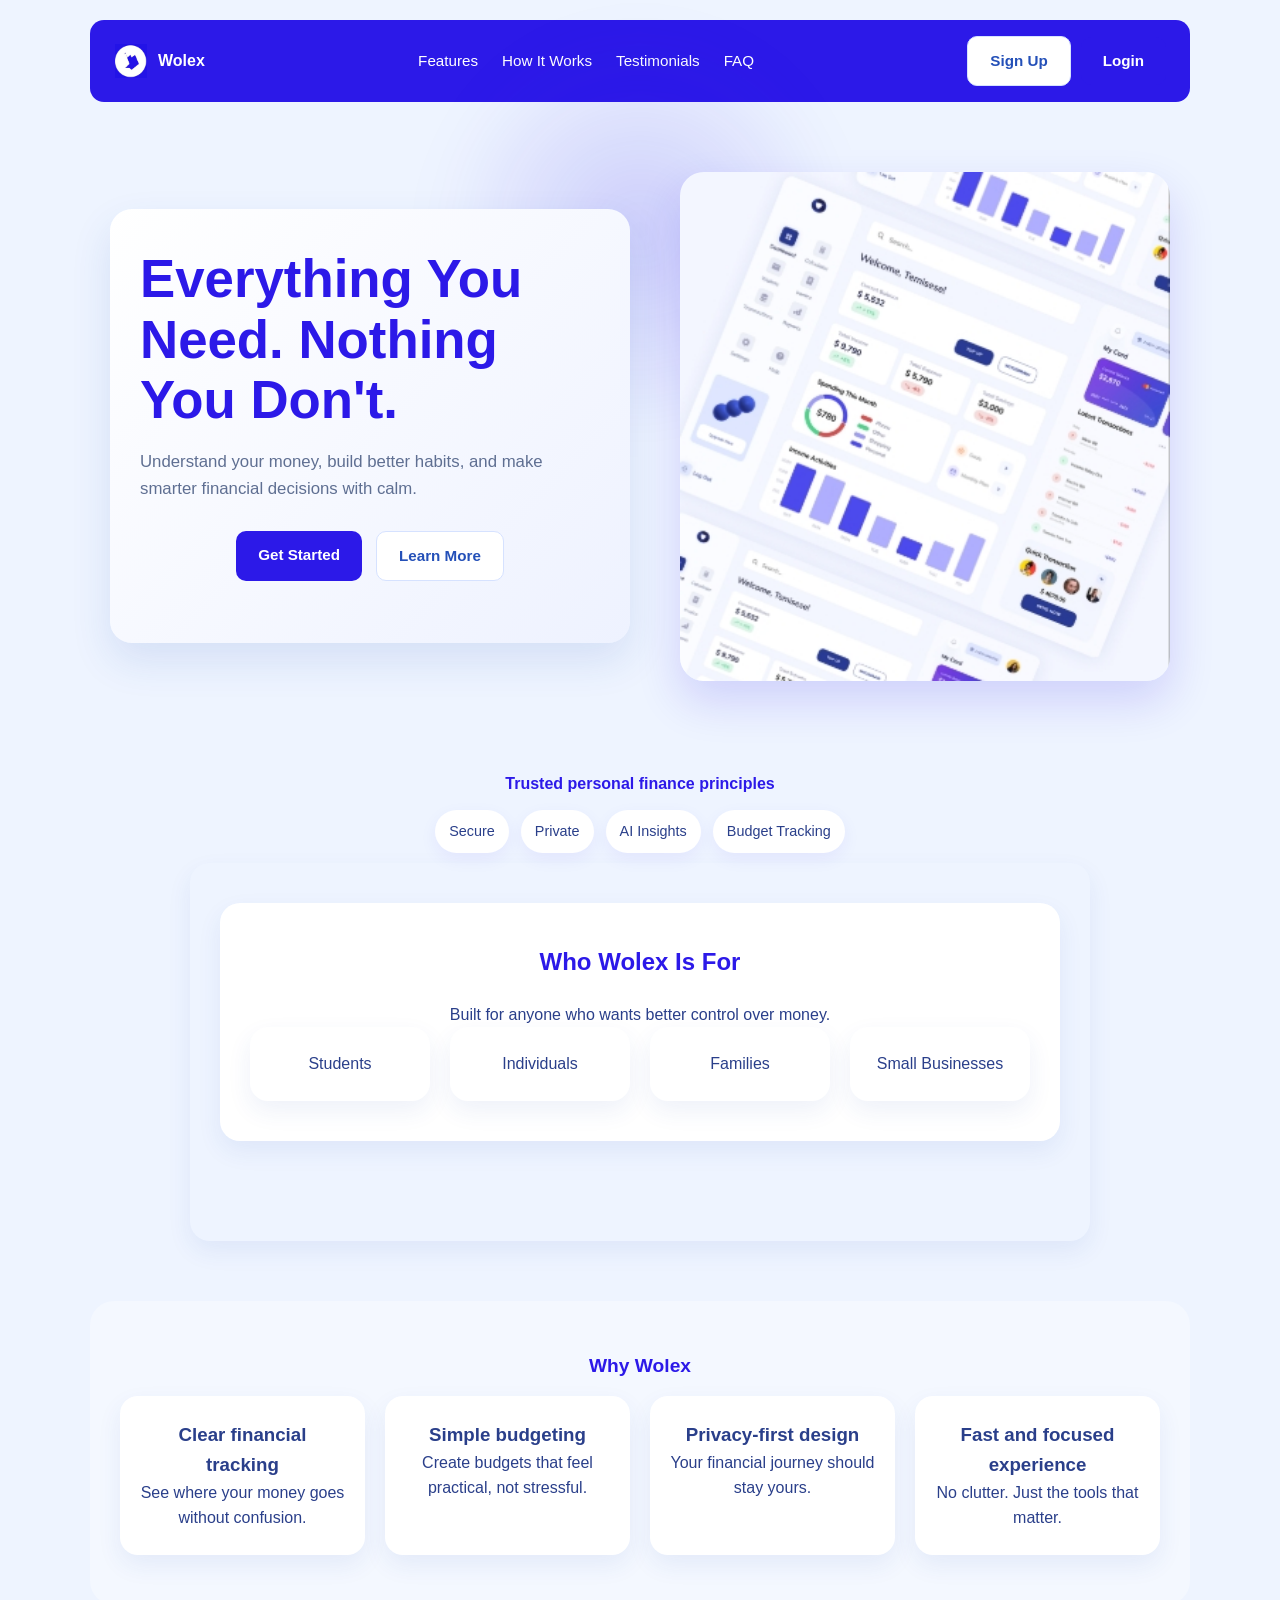
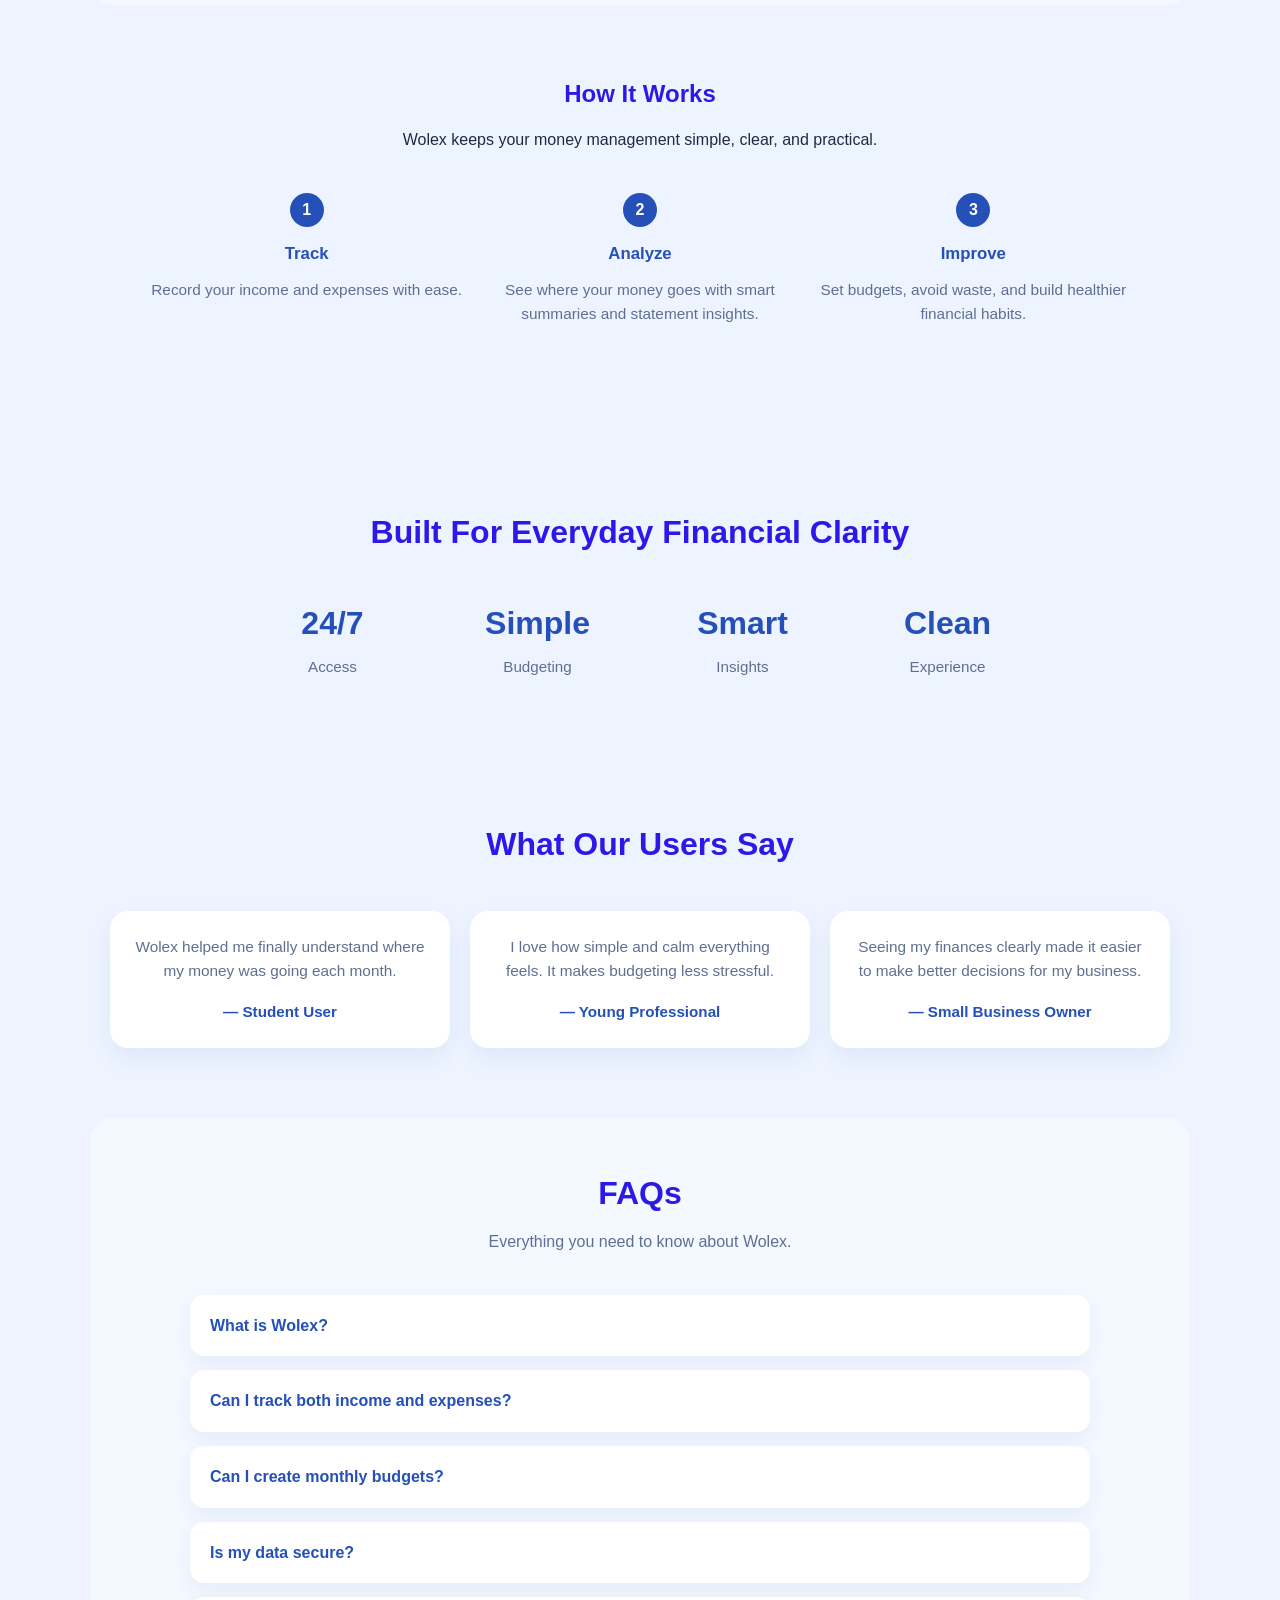
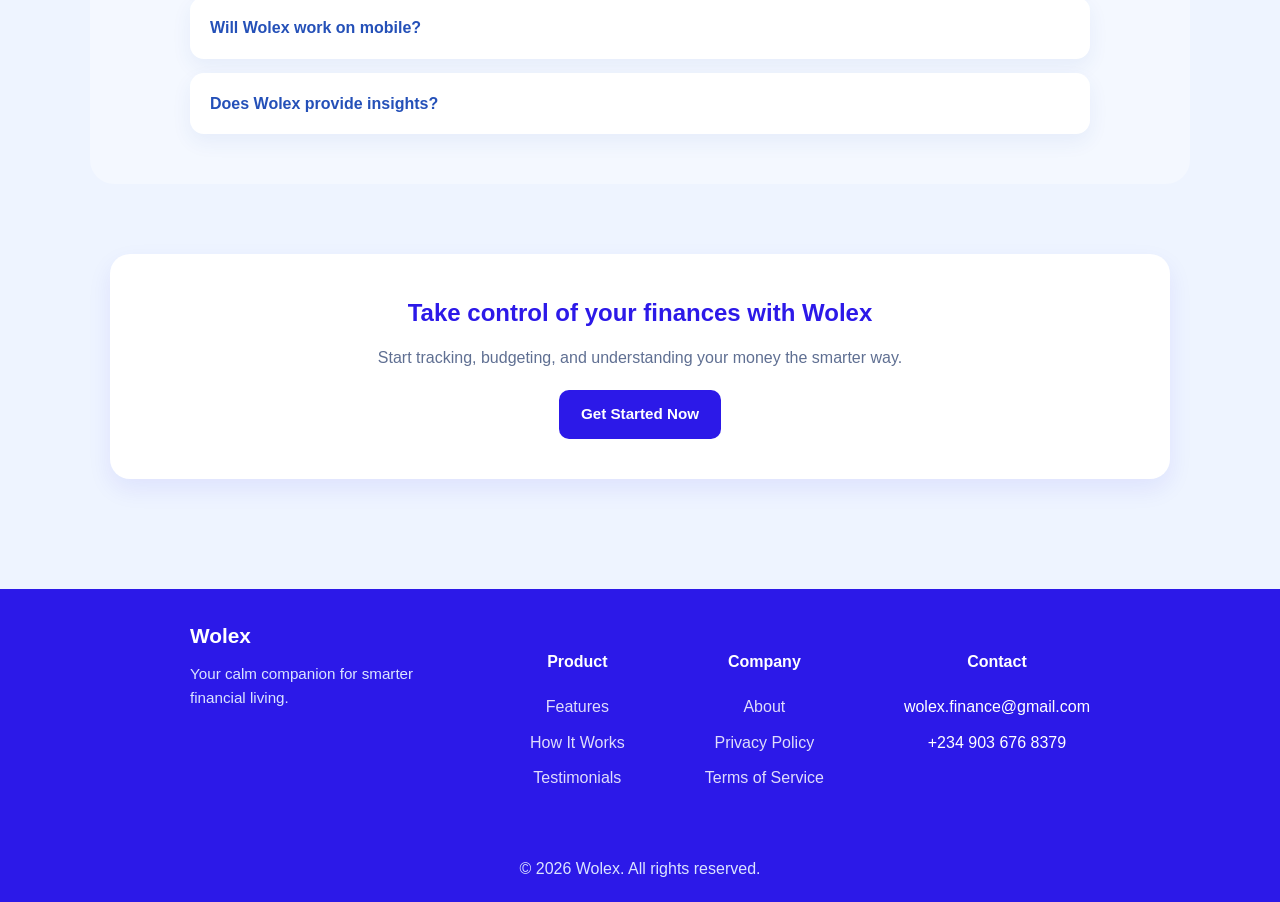
<file: index.html>
<!DOCTYPE html>
<html lang="en">
  <head>
    <meta charset="UTF-8">
    <meta name="viewport" content="width=device-width, initial-scale=1.0">
    <title>Wolex | Finance Made Calm</title>
    <link rel="stylesheet" href="styles/style.css">
  </head>
  <body>
    <div class="hero-wrapper">
      <header class="navbar">
        <div class="logo">
          <img src="assets/Wolex_logo.jpeg" alt="Wolex Logo" class="logo-icon">
          <span>Wolex</span>
        </div>

        <nav class="nav-links">
          <a href="#features">Features</a>
          <a href="#how-it-works">How It Works</a>
          <a href="#testimonials">Testimonials</a>
          <a href="#faq">FAQ</a>
        </nav>

        <div class="nav-buttons">
          <a href="pages/signup.html" class="btn btn-light">Sign Up</a>
          <a href="pages/login.html" class="btn btn-dark">Login</a>
        </div>
      </header>

      <main>
        <section class="hero">
          <div class="section-container hero-layout">
            <div class="hero-text">
              <h1>Everything You Need. Nothing You Don't.</h1>
              <p>
                Understand your money, build better habits, and make smarter
                financial decisions with calm.
              </p>

              <div class="hero-buttons">
                <a href="pages/signup.html" class="btn btn-primary"
                  >Get Started</a
                >
                <a href="#features" class="btn btn-secondary">Learn More</a>
              </div>
            </div>

            <div class="hero-visual">
              <img
                src="assets/img3.jpeg"
                alt="Wolex dashboard preview"
                class="hero-main-image"
              >
            </div>
          </div>
        </section>

        <section class="trust-strip">
          <div class="section-container">
            <p>Trusted personal finance principles</p>

            <div class="trust-items">
              <span>Secure</span>
              <span>Private</span>
              <span>AI Insights</span>
              <span>Budget Tracking</span>
            </div>
          </div>
        </section>

        <section class="audience section-light">
          <section class="audience reveal">
            <div class="section-container">
              <h2>Who Wolex Is For</h2>
              <p>Built for anyone who wants better control over money.</p>

              <div class="audience-grid">
                <div class="card">Students</div>
                <div class="card">Individuals</div>
                <div class="card">Families</div>
                <div class="card">Small Businesses</div>
              </div>
            </div>
          </section>
        </section>

        <section class="features section-soft reveal" id="features">
          <div class="section-container">
            <h2>Why Wolex</h2>
            <div class="features-grid">
              <div class="card">
                <h3>Clear financial tracking</h3>
                <p>See where your money goes without confusion.</p>
              </div>

              <div class="card">
                <h3>Simple budgeting</h3>
                <p>Create budgets that feel practical, not stressful.</p>
              </div>

              <div class="card">
                <h3>Privacy-first design</h3>
                <p>Your financial journey should stay yours.</p>
              </div>

              <div class="card">
                <h3>Fast and focused experience</h3>
                <p>No clutter. Just the tools that matter.</p>
              </div>
            </div>
          </div>
        </section>

        <section class="how-it-works section-light reveal" id="how-it-works">
          <h2>How It Works</h2>
          <p class="section-subtitle">
            Wolex keeps your money management simple, clear, and practical.
          </p>

          <div class="steps-grid">
            <div class="step-card">
              <div class="step-number">1</div>
              <h3>Track</h3>
              <p>Record your income and expenses with ease.</p>
            </div>

            <div class="step-card">
              <div class="step-number">2</div>
              <h3>Analyze</h3>
              <p>
                See where your money goes with smart summaries and statement
                insights.
              </p>
            </div>

            <div class="step-card">
              <div class="step-number">3</div>
              <h3>Improve</h3>
              <p>
                Set budgets, avoid waste, and build healthier financial habits.
              </p>
            </div>
          </div>
        </section>

        <!-- Stats / Trust -->
        <section class="stats reveal">
          <div class="section-header">
            <h2>Built For Everyday Financial Clarity</h2>
          </div>

          <div class="stats-grid">
            <div class="stat-item">
              <h3>24/7</h3>
              <p>Access</p>
            </div>

            <div class="stat-item">
              <h3>Simple</h3>
              <p>Budgeting</p>
            </div>

            <div class="stat-item">
              <h3>Smart</h3>
              <p>Insights</p>
            </div>

            <div class="stat-item">
              <h3>Clean</h3>
              <p>Experience</p>
            </div>
          </div>
        </section>

        <!-- Testimonials -->
        <section class="testimonials section-light reveal" id="testimonials">
          <div class="section-header">
            <h2>What Our Users Say</h2>
          </div>

          <div class="testimonial-grid">
            <div class="card testimonial-card">
              <p>
                Wolex helped me finally understand where my money was going each
                month.
              </p>
              <h4>— Student User</h4>
            </div>

            <div class="card testimonial-card">
              <p>
                I love how simple and calm everything feels. It makes budgeting
                less stressful.
              </p>
              <h4>— Young Professional</h4>
            </div>

            <div class="card testimonial-card">
              <p>
                Seeing my finances clearly made it easier to make better
                decisions for my business.
              </p>
              <h4>— Small Business Owner</h4>
            </div>
          </div>
        </section>

        <!-- FAQ -->
        <section class="faq section-soft reveal" id="faq">
          <div class="section-header">
            <h2>FAQs</h2>
            <p>Everything you need to know about Wolex.</p>
          </div>

          <div class="faq-list">
            <details>
              <summary>What is Wolex?</summary>
              <p>
                Wolex is a personal finance app that helps users track, plan,
                and better understand their money.
              </p>
            </details>

            <details>
              <summary>Can I track both income and expenses?</summary>
              <p>
                Yes. Wolex is designed to help you record and monitor both
                income and spending.
              </p>
            </details>

            <details>
              <summary>Can I create monthly budgets?</summary>
              <p>Yes. Budgeting is one of the main features of the platform.</p>
            </details>

            <details>
              <summary>Is my data secure?</summary>
              <p>Wolex is designed with privacy and security in mind.</p>
            </details>

            <details>
              <summary>Will Wolex work on mobile?</summary>
              <p>
                Yes it works on mobile.
              </p>
            </details>

            <details>
              <summary>Does Wolex provide insights?</summary>
              <p>
                Yes. The app helps users understand spending patterns and make
                smarter money decisions.
              </p>
            </details>
          </div>
        </section>
      </main>

      <section class="cta-section">
        <div class="section-container">
          <div class="cta-box">
            <h2>Take control of your finances with Wolex</h2>
            <p>
              Start tracking, budgeting, and understanding your money the
              smarter way.
            </p>
            <a href="pages/signup.html" class="btn btn-primary"
              >Get Started Now</a
            >
          </div>
        </div>
      </section>

      <footer class="footer">
        <div class="footer-container">
          <div class="footer-top">
            <div class="footer-brand">
              <h3>Wolex</h3>
              <p>Your calm companion for smarter financial living.</p>
            </div>

            <div class="footer-columns">
              <div class="footer-column">
                <h4>Product</h4>
                <a href="#features">Features</a>
                <a href="#how-it-works">How It Works</a>
                <a href="#testimonials">Testimonials</a>
              </div>

              <div class="footer-column">
                <h4>Company</h4>
                <a href="#">About</a>
                <a href="#">Privacy Policy</a>
                <a href="#">Terms of Service</a>
              </div>

              <div class="footer-column">
                <h4>Contact</h4>
                <e-mail>wolex.finance@gmail.com</e-mail>
                <p>+234 903 676 8379</p>
              </div>
            </div>
          </div>

          <div class="footer-bottom">© 2026 Wolex. All rights reserved.</div>
        </div>
      </footer>
      <script src="app.js"></script>
    </div>
  </body>
</html>
</file>
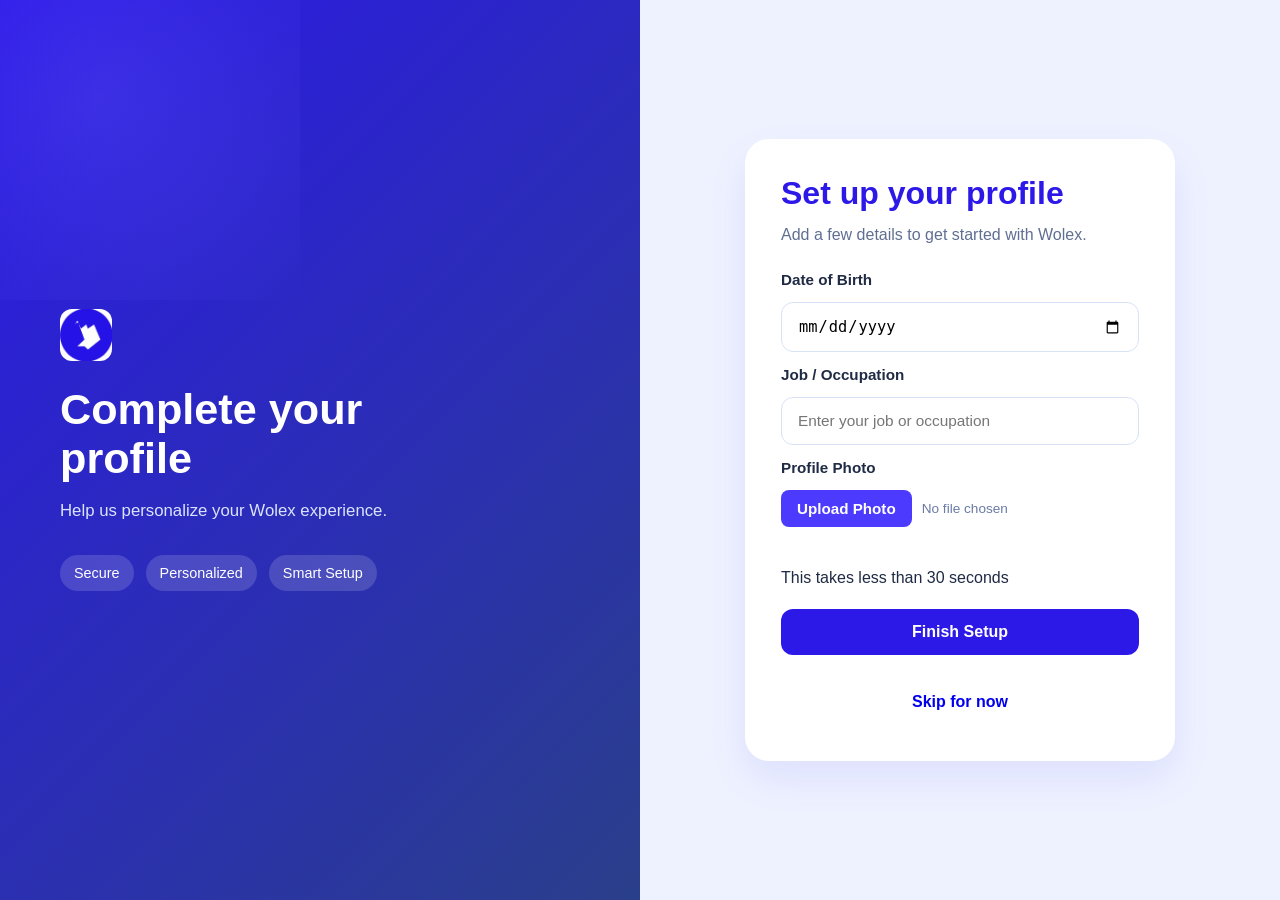
<file: pages/complete_profile.html>
<!DOCTYPE html>
<html lang="en">
  <head>
    <meta charset="UTF-8">
    <meta name="viewport" content="width=device-width, initial-scale=1.0">
    <title>Complete Profile | Wolex</title>
    <link rel="stylesheet" href="../styles/auth.css">
  </head>
  <body>
    <main class="auth-page">
      <section class="auth-left">
        <div class="brand">
          <img
            src="../assets/logo_dark.jpeg"
            alt="Wolex Logo"
            class="logo-icon"
          >
          <h1>Complete your profile</h1>
          <p>Help us personalize your Wolex experience.</p>
        </div>

        <div class="auth-highlights">
          <span>Secure</span>
          <span>Personalized</span>
          <span>Smart Setup</span>
        </div>
      </section>

      <section class="auth-right">
        <div class="auth-card">
          <h2>Set up your profile</h2>
          <p>Add a few details to get started with Wolex.</p>

          <form class="auth-form" id="profile-form">
            <label for="dob">Date of Birth</label>
            <input type="date" id="dob" name="dob" required>

            <label for="job">Job / Occupation</label>
            <input
              type="text"
              id="job"
              name="job"
              placeholder="Enter your job or occupation"
              autocomplete="organization-title"
            >

            <label for="photo">Profile Photo</label>

            <div class="file-upload">
              <input type="file" id="photo" name="photo" accept="image/*">
              <label for="photo" class="file-btn"> Upload Photo </label>
              <span class="file-name">No file chosen</span>
            </div>
            <p id="profile-error"></p>
            <p class="set-up-hint">This takes less than 30 seconds</p>
            <button type="submit" class="btn btn-primary">Finish Setup</button>

            <a href="dashboard.html" class="btn btn-secondary skip-btn">
              Skip for now
            </a>
          </form>
        </div>
      </section>
    </main>
    <script src="../scripts/profile.js"></script>
  </body>
</html>
</file>
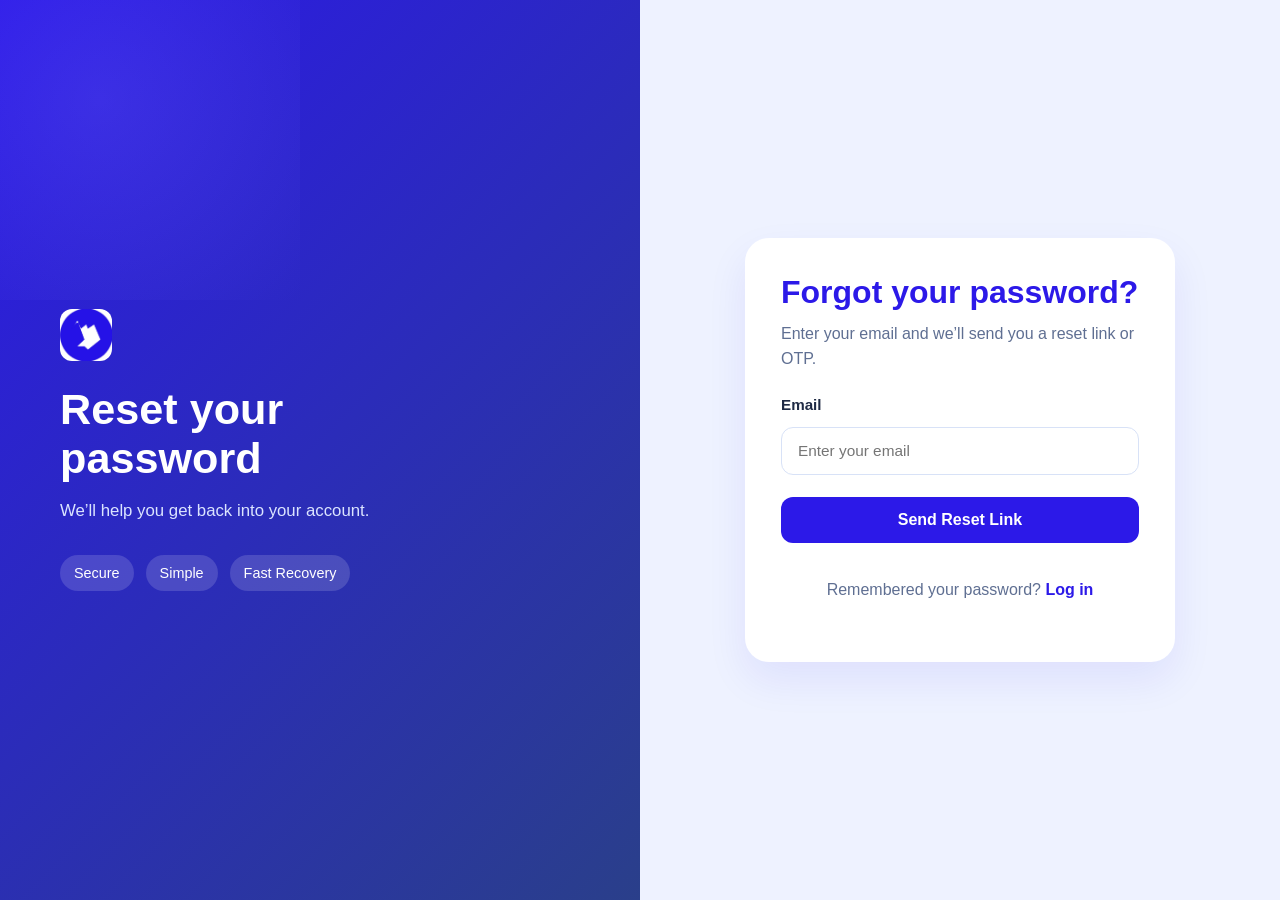
<file: pages/forgot_password.html>
<!DOCTYPE html>
<html lang="en">
  <head>
    <meta charset="UTF-8">
    <meta name="viewport" content="width=device-width, initial-scale=1.0">
    <title>Forgot Password | Wolex</title>
    <link rel="stylesheet" href="../styles/auth.css">
  </head>
  <body>
    <main class="auth-page">
      <section class="auth-left">
        <div class="brand">
          <img
            src="../assets/logo_dark.jpeg"
            alt="Wolex Logo"
            class="logo-icon"
          >
          <h1>Reset your password</h1>
          <p>We’ll help you get back into your account.</p>
        </div>

        <div class="auth-highlights">
          <span>Secure</span>
          <span>Simple</span>
          <span>Fast Recovery</span>
        </div>
      </section>

      <section class="auth-right">
        <div class="auth-card">
          <h2>Forgot your password?</h2>
          <p>Enter your email and we’ll send you a reset link or OTP.</p>

          <form id="forgot-form" class="auth-form">
            <label for="email">Email</label>
            <input
              type="email"
              id="email"
              name="email"
              placeholder="Enter your email"
              required
              autocomplete="email"
            >

            <button type="submit" class="btn btn-primary">
              Send Reset Link
            </button>

            <p id="forgot-message"></p>
          </form>

          <p class="auth-switch">
            Remembered your password?
            <a href="login.html">Log in</a>
          </p>
        </div>
      </section>
    </main>
    <script src="../scripts/forgot_password.js"></script>
  </body>
</html>
</file>
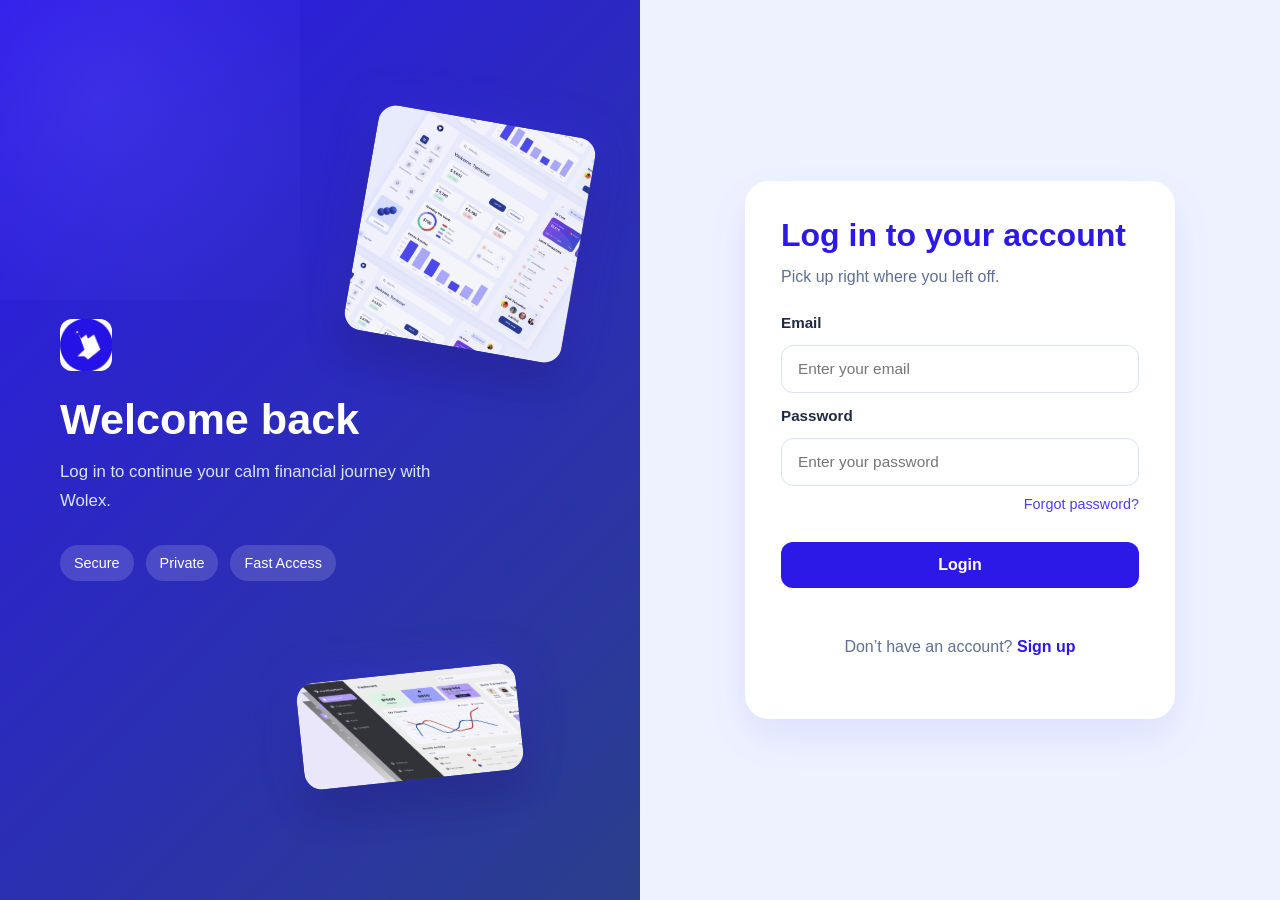
<file: pages/login.html>
<!DOCTYPE html>
<html lang="en">
  <head>
    <meta charset="UTF-8">
    <meta name="viewport" content="width=device-width, initial-scale=1.0">
    <title>Login | Wolex</title>
    <link rel="stylesheet" href="../styles/auth.css">
  </head>
  <body>
    <main class="auth-page">
      <section class="auth-left">
        <div class="brand">
          <img
            src="../assets/logo_dark.jpeg"
            alt="Wolex Logo"
            class="logo-icon"
          >
          <h1>Welcome back</h1>
          <p>Log in to continue your calm financial journey with Wolex.</p>
          <img
            src="../assets/img3.jpeg"
            alt="Dashboard preview"
            class="float-img float-img-1"
          >
          <img
            src="../assets/img2.jpeg"
            alt="Analytics preview"
            class="float-img float-img-2"
          >
        </div>

        <div class="auth-highlights">
          <span>Secure</span>
          <span>Private</span>
          <span>Fast Access</span>
        </div>
      </section>

      <section class="auth-right">
        <div class="auth-card">
          <h2>Log in to your account</h2>
          <p>Pick up right where you left off.</p>

          <form class="auth-form" id="login-form" method="POST">
            <label for="email">Email</label>
            <input
              type="email"
              id="email"
              name="email"
              placeholder="Enter your email"
              required
              autocomplete="email"
            >

            <label for="password">Password</label>
            <input
              type="password"
              id="password"
              name="password"
              placeholder="Enter your password"
              required
              autocomplete="current-password"
            >

            <a href="forgot_password.html" class="forgot-link"
              >Forgot password?</a
            >
            <button type="submit" class="btn btn-primary">
              Login
            </button>


            <p id="login-error" class="form-error"></p>

            <!-- <button type="button" class="google-btn">
              <img src="../assets/google-icon.jpeg" alt="Google icon">
              Continue with Google
            </button> -->

            <!-- <div class="divider">
              <span>or</span>
            </div>
``        </form> -->
          </form>

          <p class="auth-switch">
            Don’t have an account?
            <a href="signup.html">Sign up</a>
          </p>
        </div>
      </section>
    </main>
    <script src="../scripts/login.js"></script>
  </body>
</html>
</file>
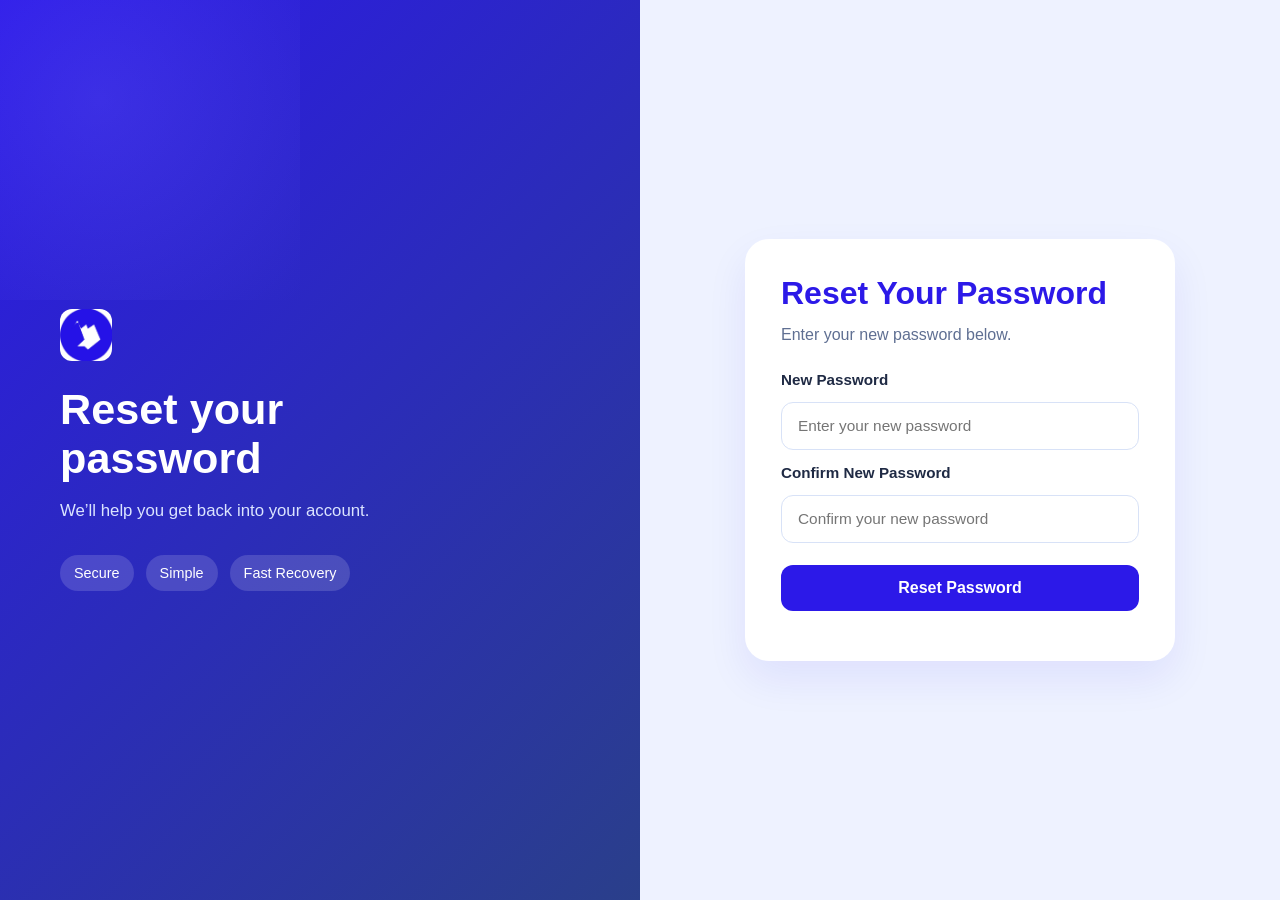
<file: pages/reset_password.html>
<!DOCTYPE html>
<html lang="en">
<head>
    <meta charset="UTF-8">
    <meta name="viewport" content="width=device-width, initial-scale=1.0">
    <title>Reset Password | Wolex</title>
    <link rel="stylesheet" href="../styles/auth.css">
</head>
    <body>
    <main class="auth-page">
        <section class="auth-left">
            <div class="brand">
            <img
                src="../assets/logo_dark.jpeg"
                alt="Wolex Logo"
                class="logo-icon"
            >
            <h1>Reset your password</h1>
            <p>We’ll help you get back into your account.</p>
            </div>

            <div class="auth-highlights">
            <span>Secure</span>
            <span>Simple</span>
            <span>Fast Recovery</span>
            </div>
        </section>

        <section class="auth-right">
            <div class="auth-card">
            <h2>Reset Your Password</h2>
            <p>Enter your new password below.</p>

        <form id="reset-form" class="auth-form">
            <label>New Password</label>
            <input 
            type="password"
            id="password" 
            required
            autocomplete="new-password"
            placeholder="Enter your new password"
            >

            <label>Confirm New Password</label>
            <input 
            type="password"
            id="confirm-password" 
            required
            autocomplete="new-password"
            placeholder="Confirm your new password"
            >

            <button type="submit" class="btn btn-primary">Reset Password</button>

            <p id="reset-message"></p>
            </form>
            </div>
        </section>
    </main>

        <script src="../scripts/reset_password.js"></script>
    </body>
</html>
</file>
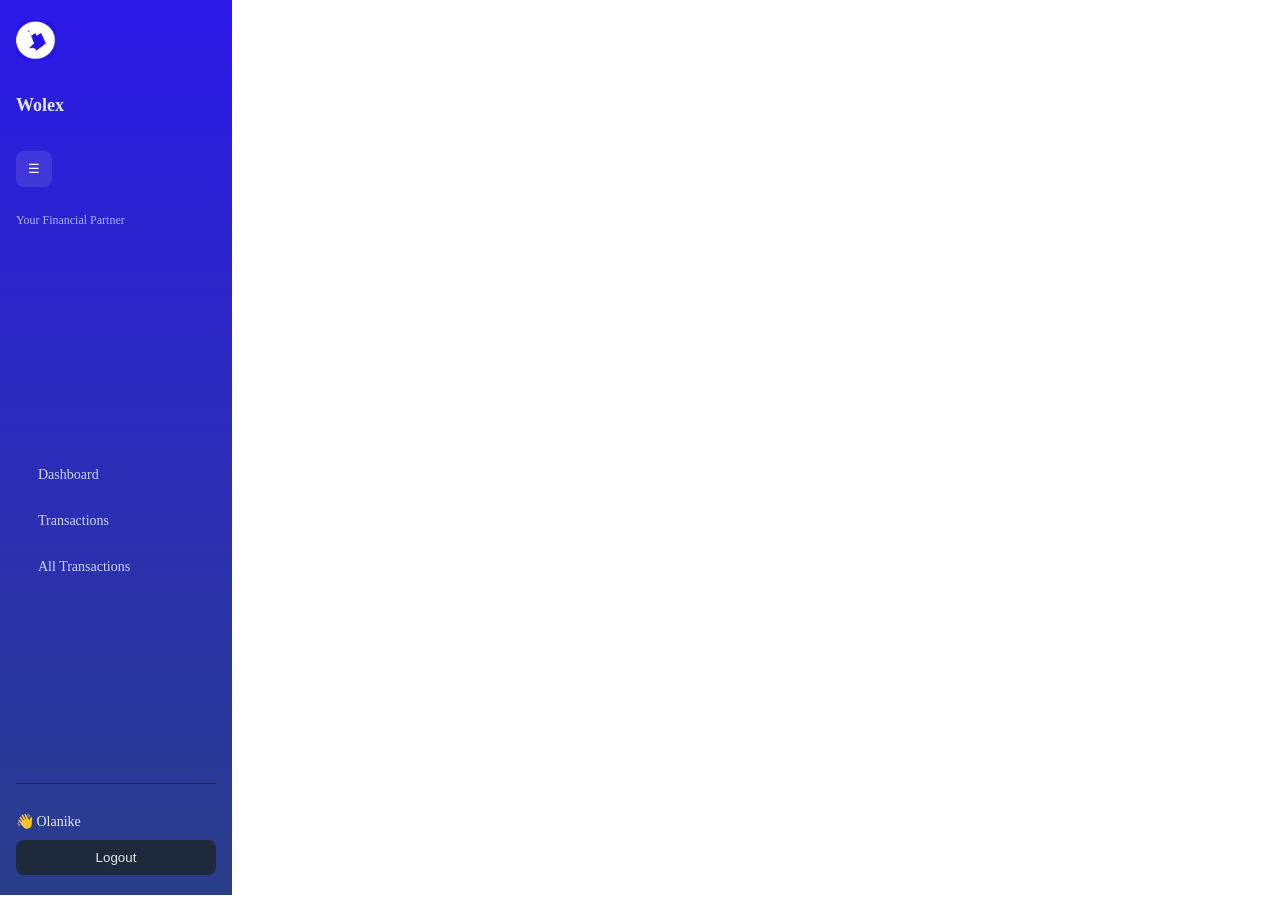
<file: pages/sidebar.html>
<!DOCTYPE html>
<html lang="en">

<head>
    <meta charset="UTF-8">
    <meta name="viewport" content="width=device-width, initial-scale=1.0">
    <title>Wolex</title>
    <link rel="stylesheet" href="../css/sidebar.css">
</head>
<body>
<!-- Sidebar Component -->
<div class="sidebar">

    <!-- Header -->
    <div class="sidebar-header">
        <img
                src="../assets/Wolex_logo.jpeg"
                alt="Wolex Logo"
                class="logo-icon"
        >
        <h2 class="logo-text">Wolex</h2>
        <button type="button" class="toggle-btn">☰</button>
        <p class="tagline">Your Financial Partner</p>
    </div>

    <!-- Navigation -->
    <nav class="sidebar-nav">

        <a href="dashboard.html" class="nav-link" data-page="dashboard">
            <i data-lucide="home"></i>
            <span class="text">Dashboard</span>
        </a>

        <a href="transactions.html" class="nav-link" data-page="transactions">
            <i data-lucide="credit-card"></i>
            <span class="text">Transactions</span>
        </a>

        <a href="transaction_list.html" class="nav-link" data-page="all">
            <i data-lucide="list"></i>
            <span class="text">All Transactions</span>
        </a>

    </nav>

    <!-- Footer -->
    <div class="sidebar-footer">
        <p class="user-name">👋 Olanike</p>
        <button type="button" class="logout-btn">Logout</button>
    </div>

</div>
</body>
</html>
</file>
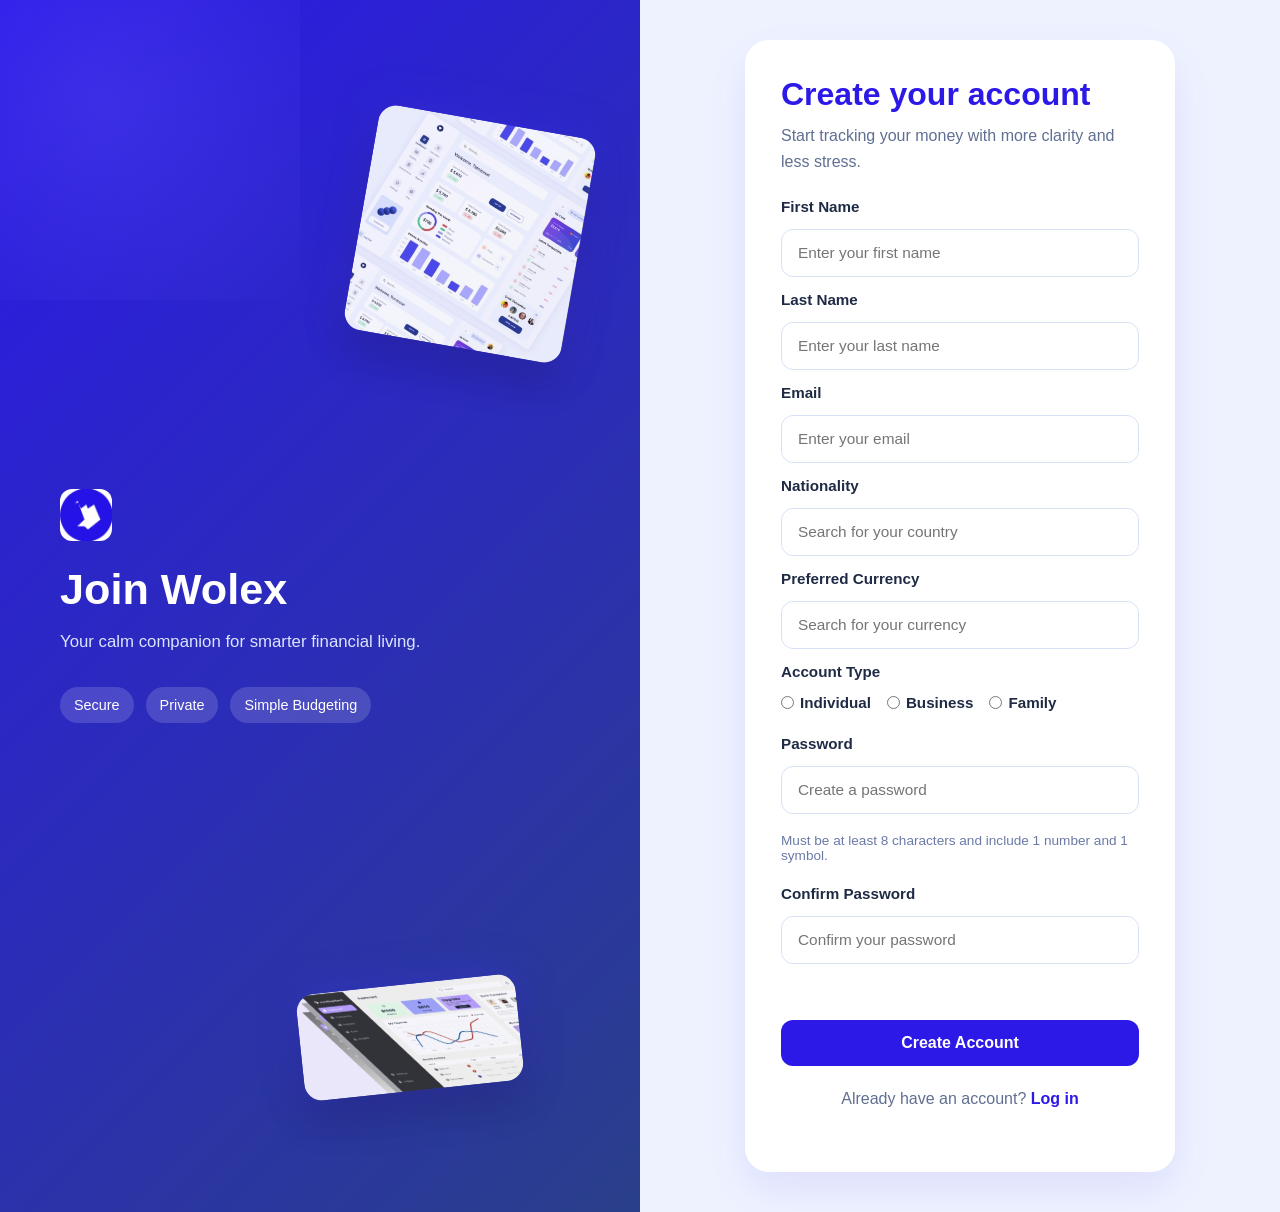
<file: pages/signup.html>
<!DOCTYPE html>
<html lang="en">
  <head>
    <meta charset="UTF-8">
    <meta name="viewport" content="width=device-width, initial-scale=1.0">
    <title>Sign Up | Wolex</title>
    <link rel="stylesheet" href="../styles/auth.css">
  </head>
  <body>
    <main class="auth-page">
      <section class="auth-left">
        <div class="brand">
          <img
            src="../assets/logo_dark.jpeg"
            alt="Wolex Logo"
            class="logo-icon"
          >
          <h1>Join Wolex</h1>
          <p>Your calm companion for smarter financial living.</p>
          <img
            src="../assets/img3.jpeg"
            alt="Dashboard preview"
            class="float-img float-img-1"
          >
          <img
            src="../assets/img2.jpeg"
            alt="Analytics preview"
            class="float-img float-img-2"
          >
        </div>

        <div class="auth-highlights">
          <span>Secure</span>
          <span>Private</span>
          <span>Simple Budgeting</span>
        </div>
      </section>

      <section class="auth-right">
        <div class="auth-card">
          <h2>Create your account</h2>
          <p>Start tracking your money with more clarity and less stress.</p>

          <form class="auth-form" id="signup-form">
            <label for="firstname">First Name</label>
            <input
              type="text"
              id="first_name"
              name="first_name"
              placeholder="Enter your first name"
            >

            <label for="lastname">Last Name</label>
            <input
              type="text"
              id="last_name"
              name="last_name"
              placeholder="Enter your last name"
            >

            <label for="email">Email</label>
            <input
              type="email"
              id="email"
              name="email"
              placeholder="Enter your email"
            >

            <label for="nationality">Nationality</label>
            <input
              type="text"
              list="country-list"
              id="nationality"
              name="nationality"
              placeholder="Search for your country"
              required
            >

            <datalist id="country-list">
              <option value="">Select your country</option>
              <option selected>Nigeria</option>
              <option>South Africa</option>
              <option>United States</option>
              <option>Mexico</option>
              <option>United Kingdom</option>
              <option>Canada</option>
              <option>India</option>
              <option>Italy</option>
              <option>China</option>
              <option>Germany</option>
              <option>France</option>
              <option>Japan</option>
              <option>Ghana</option>
              <option>Egypt</option>
              <option>Brazil</option>
              <option>Australa</option>
              <option>Argentina</option>
              <option>Peru</option>
              <option>New Zealand</option>
              <option>Nepal</option>
            </datalist>

            <label for="currency">Preferred Currency</label>
            <input
              type="text"
              list="currency-list"
              id="currency"
              name="currency"
              placeholder="Search for your currency"
              required
            >

            <datalist id="currency-list">
              <option value="">Select currency</option>
              <option value="NGN">NGN — Nigerian Naira</option>
              <option value="ZAR">ZAR - South African Rand</option>
              <option value="USD">USD — US Dollar</option>
              <option value="MXN">MXN - Mexican Peso</option>
              <option value="EUR">EUR — Euro</option>
              <option value="JPY">JPY - Japanese Yen</option>
              <option value="GBP">GBP — British Pound</option>
              <option value="CAD">CAD — Canadian Dollar</option>
              <option value="AUD">AUD — Australian Dollar</option>
              <option value="GHS">GHS - Ghanian Cedi</option>
              <option value="EGP">EGP - Egyptian Pound</option>
              <option value="INR">INR — Indian Rupee</option>
              <option value="CNY">CNY - Chinese Yuan Renminbi</option>
              <option value="BRL">BRL - Brazilian Real</option>
              <option value="ARS">ARS - Argentine Peso</option>
              <option value="PEN">PEN - Peruvian Sol</option>
              <option value="NZD">NZD - New Zealand Dollar</option>
              <option value="NPR">NPR - Nepalese Rupee</option>
            </datalist>

            <label>Account Type</label>

            <div class="account-types">
              <label>
                <input type="radio" name="accountType" value="Individual">
                Individual
              </label>

              <label>
                <input type="radio" name="accountType" value="Business">
                Business
              </label>

              <label>
                <input type="radio" name="accountType" value="Family">
                Family
              </label>
            </div>

            <label for="password">Password</label>
            <input
              type="password"
              id="password"
              name="password"
              placeholder="Create a password"
              minlength="8"
              pattern="^(?=.*[0-9])(?=.*[^A-Za-z0-9]).{8,}$"
              title="Password must be at least 8 characters long and include at least 1 number and 1 symbol."
              required
              autocomplete="new-password"
            >

            <small class="input-hint">
              Must be at least 8 characters and include 1 number and 1 symbol.
            </small>

            <label for="confirm-password">Confirm Password</label>
            <input
              type="password"
              id="confirm-password"
              name="confirm-password"
              placeholder="Confirm your password"
              required
              autocomplete="new-password"
            >
            <p id="password-error"></p>
            <p id="signup-error"></p>

            <button type="submit" class="btn btn-primary">
              Create Account
            </button>

            <!-- <button type="button" class="google-btn">
              <img src="../assets/google-icon.jpeg" alt="Google icon">
              Continue with Google
            </button> -->
<!-- 
            <div class="divider">
              <span>or</span>
            </div>
          </form> -->
          </form>

          <p class="auth-switch">
            Already have an account?
            <a href="login.html">Log in</a>
          </p>
          </div>
          </section>
        </main>
    <script src="../scripts/signup.js"></script>
  </body>
</html>
</file>
<file: styles/style.css>
:root {
    --primary: #2C19E8;
    --accent: #41A9C3;
    --success: #32D41A;
    --success-light: #2BE21F;
    --dark: #2A3F8A;
    --bg: #EEF2FF;
}


/* Reset */
* {
    margin: 0;
    padding: 0;
    box-sizing: border-box;
}

html {
    scroll-behavior: smooth;
}

body {
    font-family: Arial, Helvetica, sans-serif;
    background: #eef4ff;
    color: #1f2a44;
    line-height: 1.6;
    text-align: center;
}

.audience {
    background: #ffffff;
    border-radius: 20px;
    padding: 40px 30px;
    max-width: 900px;
    margin: 0 auto 60px;
    box-shadow: 0 10px 25px rgba(36, 80, 184, 0.08);
}   

.audience h2 {
    color: #2C19E8;
    margin-bottom: 20px;
}
/* Reusable */
.section-light {
    background: transparent;
}

.section-soft {
    background: rgba(255, 255, 255, 0.35);
    border-radius: 24px;
    padding: 50px 30px;
}

section {
    padding: 70px 20px;
    max-width: 1100px;
    margin: auto;
}

.section-header {
    text-align: center;
    max-width: 700px;
    margin: 0 auto 40px;
    text-align: center;
}

.section-header h2 {
    font-size: 2rem;
    color: var(--primary);
    margin-bottom: 10px;
}

.section-header h3 {
    font-size: 1.2rem;
    color: var(--primary);
    text-align: center;
}

.section-container {
    width: 100%;
    max-width: 1100px;
    margin: 0 auto;
    color: var(--dark);
}

.section-header p {
    font-size: 1rem;
    color: #5f6f92;
    text-align: center;
}

.cta-box {
    background: #ffffff;
    border-radius: 20px;
    padding: 40px 30px;
    text-align: center;
    box-shadow: 0 10px 25px rgba(44, 25, 232, 0.08);
}

.cta-box h2 {
    color: #2C19E8;
    margin-bottom: 12px;
}

.cta-box p {
    color: #5f6f92;
    margin-bottom: 20px;
}

.card {
    background: #ffffff;
    border-radius: 18px;
    padding: 24px 20px;
    box-shadow: 0 10px 25px rgba(36, 80, 184, 0.08);
    transition: transform 0.3s ease, box-shadow 0.3s ease;
    text-align: center;
}

.card:hover {
    transform: translateY(-4px) scale(1.02);
    box-shadow: 0 18px 35px rgba(44, 25, 232, 0.15);
}

.btn {
    display: inline-block;
    text-decoration: none;
    border-radius: 10px;
    padding: 12px 22px;
    font-size: 0.95rem;
    font-weight: 600;
    transition: 0.25s ease;
    border: none;
    cursor: pointer;
}

.btn-primary,
.btn-dark {
    background:var(--primary);
    color: #ffffff;
}

.btn-primary {
    animation: pulseGlow 2.2s infinite ease-in-out;
}

@keyframes pulseGlow {

    0%,
    100% {
        transform: scale(1);
        box-shadow: 0 8px 20px rgba(44, 25, 232, 0.18);
    }

    50% {
        transform: scale(1.03);
        box-shadow: 0 14px 30px rgba(44, 25, 232, 0.28);
    }
}

.btn-primary:hover,
.btn-dark:hover {
    background: var(--dark);
}

.btn-secondary,
.btn-light {
    background: #ffffff;
    color: #2450b8;
    border: 1px solid #d6e2ff;
}

.btn-secondary:hover,
.btn-light:hover {
    background: #f5f8ff;
}

/* Navbar */
.navbar {
    width: 92%;
    max-width: 1100px;
    margin: 20px auto 0;
    background: var(--primary);
    color: white;
    border-radius: 14px;
    padding: 16px 24px;
    display: flex;
    align-items: center;
    justify-content: space-between;
    gap: 20px;
    flex-wrap: wrap;
    animation: navDrop 0.8s ease-out forwards;
    opacity: 0;
    transform: translateY(-20px);
}

@keyframes navDrop {
    to {
        opacity: 1;
        transform: translateY(0);
    }
}

.logo {
    display: flex;
    align-items: center;
    gap: 10px;
    color: white;
    font-weight: 700;
}

.logo-icon {
    width: 34px;
    height: 34px;
    object-fit: contain;
    display: block;
}


.nav-links {
    display: flex;
    gap: 24px;
    flex-wrap: wrap;
}

.nav-links a {
    color: white;
    text-decoration: none;
    font-size: 0.95rem;
    display: flex;
    gap: 20px;
    align-items: center;
}

.nav-links a:hover {
    opacity: 0.85;
}

.nav-buttons {
    display: flex;
    gap: 12px;
    gap: 10px;
    align-items: center;
}

.trust-strip {
    padding: 20px 0 10px;
}

.trust-strip p {
    text-align: center;
    margin-bottom: 14px;
    color: var(--primary);
    font-weight: 600;
}

.trust-items {
    display: flex;
    justify-content: center;
    gap: 12px;
    flex-wrap: wrap;
}

.trust-items span {
    background: #ffffff;
    padding: 10px 14px;
    border-radius: 999px;
    box-shadow: 0 6px 18px rgba(44, 25, 232, 0.06);
    color: #2a3f8a;
    font-size: 0.9rem;
}

/* Hero */
.hero {
    padding-top: 70px 20px 50px;
}

.hero-layout {
    display: flex;
    align-items: center;
    justify-content: space-between;
    gap: 50px;
    flex-wrap: wrap;
    max-width: 1100px;
    margin: 0 auto;
    position: relative;
    z-index: 1;
}

.hero::before {
    content: "";
    position: absolute;
    width: 420px;
    height: 420px;
    background: radial-gradient(circle, rgba(44, 25, 232, 0.18) 0%, rgba(44, 25, 232, 0) 70%);
    top: 20px;
    left: 50%;
    transform: translateX(-50%);
    z-index: 0;
    filter: blur(24px);
    }


.hero-text {
    margin: 0 auto;
    background: linear-gradient(135deg, #ffffff, #eef2ff);
    border-radius: 22px;
    padding: 40px 30px;
    box-shadow: 0 18px 40px rgba(36, 80, 184, 0.12);
    animation: heroReveal 1s ease-out forwards;
    opacity: 0;
    transform: translateY(30px) scale(0.98);
    position: relative;
    z-index: 1;
    flex: 1;
    min-width: 320px;
    max-width: 520px;
    text-align: left;
}

.hero-text h1 {
    font-size: 3.3rem;
    color: var(--primary);
    margin-bottom: 18px;
    line-height: 1.15;
}

@keyframes heroReveal {
    to {
        opacity: 1;
        transform: translateY(0) scale(1);
    }
}
.hero-text p {
    margin: 0 auto 28px;
    font-size: 1.05rem;
    color: #5f6f92;
    max-width: 480px; 
}

.hero-buttons {
    display: flex;
    justify-content: center;
    gap: 14px;
    flex-wrap: wrap;
    margin-bottom: 22px;
}

.hero-visual {
    flex: 1;
    min-width: 320px;
    position: relative;
    display: flex;
    justify-content: center;
}

.hero-main-image {
    width: 100%;
    max-width: 520px;
    border-radius: 24px;
    box-shadow: 0 20px 45px rgba(44, 25, 232, 0.16);
}

/* Audience */
.audience-grid {
    max-width: 1000px;
    margin: 0 auto;
    display: grid;
    grid-template-columns: repeat(4, 1fr);
    gap: 20px;
    text-align: center;
}

.audience-card {
    text-align: center;
}

.audience-card h3 {
    color: #2450b8;
    font-size: 1.05rem;
}

/* Path section */
.path-box {
    max-width: 650px;
    margin: 0 auto;
    background: #ffffff;
    border-radius: 20px;
    padding: 30px 24px;
    box-shadow: 0 10px 25px rgba(36, 80, 184, 0.08);
}

.step-label {
    color: #2450b8;
    font-weight: 700;
    margin-bottom: 14px;
    text-align: center;
}

.path-box h3 {
    text-align: center;
    margin-bottom: 24px;
    color: #1f2a44;
    font-size: 1.2rem;
}

.path-options {
    display: flex;
    flex-direction: column;
    gap: 14px;
}

.path-option {
    padding: 16px;
    border-radius: 12px;
    border: 1px solid #d8e2f7;
    background: #ffffff;
    text-align: left;
    font-size: 0.98rem;
    color: #1f2a44;
    cursor: pointer;
    transition: 0.25s ease;
}

.path-option:hover {
    border-color: #2450b8;
    background: #f5f8ff;
}

/* Features */
.features-grid {
    max-width: 1100px;
    margin: 0 auto;
    display: grid;
    grid-template-columns: repeat(4, 1fr);
    gap: 20px;
}

.features h2 {
    color: var(--primary);
    font-size: 1.2rem;
    margin-bottom: 14px;
    text-align: center;
}

.feature-card h3 {
    color: #2450b8;
    font-size: 1.05rem;
    margin-bottom: 10px;
}

.feature-card p {
    color: #5f6f92;
    font-size: 0.96rem;
}

/* How it works */
.steps-grid {
    max-width: 1100px;
    margin: 40px;
    display: grid;
    grid-template-columns: repeat(3, 1fr);
    gap: 20px;
    text-align: center;
}

.step-card {
    text-align: center;
    position: relative;
}

.how-it-works h2 {
    color: var(--primary);
    font-weight: 700;
    margin-bottom: 14px;
    text-align: center;
}   

.step-number {
    display: inline-flex;
    width: 34px;
    height: 34px;
    border-radius: 50%;
    align-items: center;
    justify-content: center;
    background: #2450b8;
    color: #ffffff;
    font-weight: 700;
    margin-bottom: 14px;
    text-align: center;
}

.step-card h3 {
    color: #2450b8;
    margin-bottom: 10px;
    font-size: 1.05rem;
    text-align: center
}

.step-card p {
    color: #5f6f92;
    font-size: 0.96rem;
    text-align: center;
}

/* Stats */
.stats-grid {
    max-width: 800px;
    margin: 0 auto;
    display: grid;
    grid-template-columns: repeat(4, 1fr);
    gap: 20px;
    text-align: center;
}

.stat-item h3 {
    color: #2450b8;
    font-size: 2rem;
    margin-bottom: 6px;
    text-align: center;
}

.stat-item p {
    color: #5f6f92;
    font-size: 0.95rem;
    text-emphasis: none;
}

/* Scroll animation */

.reveal {
    opacity: 0;
    transform: translateY(35px);
    transition: opacity 0.8s ease, transform 0.8s ease;
}

.reveal.active {
    opacity: 1;
    transform: translateY(0);
}

/* Testimonials */
.testimonial-grid {
    max-width: 1100px;
    margin: 0 auto;
    display: grid;
    grid-template-columns: repeat(3, 1fr);
    gap: 20px;
}

.testimonial-card p {
    color: #5f6f92;
    margin-bottom: 16px;
    font-size: 0.96rem;
    text-align: center;
}

.testimonial-card h4 {
    color: #2450b8;
    font-size: 0.95rem;
}

/* FAQ */
.faq-list {
    max-width: 900px;
    margin: 0 auto;
    display: flex;
    flex-direction: column;
    gap: 14px;
    text-align: left;
}

.faq-list details {
    background: #ffffff;
    border-radius: 14px;
    padding: 18px 20px;
    box-shadow: 0 8px 20px rgba(36, 80, 184, 0.07);
}

.faq-list summary {
    cursor: pointer;
    font-weight: 600;
    color: #2450b8;
    list-style: none;
}

.faq-list summary::-webkit-details-marker {
    display: none;
}

.faq-list details p {
    margin-top: 12px;
    color: #5f6f92;
    font-size: 0.96rem;
}

/* Footer */
.footer {
    background: var(--primary);
    color: #ffffff;
    text-align: center;
    padding: 20px 10px 20px;
    margin-top: 40px;
}

.footer-container {
    max-width: 900px;
    margin: auto;
}

.footer-columns {
    display: flex;
    justify-content: center;
    gap: 50px;
    margin: 40px 0;
    flex-wrap: wrap;
}

/* top row */
.footer-top {
    display: flex;
    justify-content: space-between;
    align-items: flex-start;
    flex-wrap: wrap;
    gap: 60px;
}

/* brand left */
.footer-brand {
    max-width: 260px;
    text-align: left;
    font-size: 0.95rem;
    margin-top: 5px;
}

.footer-brand h3 {
    margin-bottom: 10px;
    font-size: 1.3rem;
    margin-top: 5px;
    text-align: left;
}

.footer-brand p {
    color: #dbe4ff;
}

/* columns right */
.footer-columns {
    display: flex;
    gap: 80px;
}

.footer-column {
    display: flex;
    flex-direction: column;
    gap: 10px;
}

.footer-column h4 {
    margin-bottom: 10px;
}

.footer-column a {
    text-decoration: none;
    color: white;
    opacity: 0.85;
}

.footer-column a:hover {
    opacity: 1;
    text-decoration: underline;
}

/* bottom copyright */
.footer-bottom {
    margin-top: 25px;
    text-align: center;
    color: #dbe4ff;
}


.footer-copy {
    color: #dce6ff;
    font-size: 0.9rem;
}

/* Responsive */
@media (max-width: 992px) {

    .audience-grid,
    .features-grid,
    .steps-grid {
        grid-template-columns: repeat(2, 1fr);
    }

    .stats-grid {
        grid-template-columns: repeat(2, 1fr);
    }

    .testimonial-grid {
        grid-template-columns: 1fr;
    }

    .hero-card h1 {
        font-size: 2.4rem;
    }
}

@media (max-width: 768px) {
    .navbar {
        justify-content: center;
        text-align: center;
    }

    .nav-links,
    .nav-buttons {
        justify-content: center;
    }

    .hero-card {
        padding: 50px 22px;
    }

    .hero-card h1 {
        font-size: 2rem;
    }

    .section-header h2 {
        font-size: 1.7rem;
    }
}

@media (max-width: 576px) {
    section {
        padding: 60px 16px;
    }

    .audience-grid,
    .features-grid,
    .steps-grid,
    .stats-grid {
        grid-template-columns: 1fr;
    }

    .hero-card h1 {
        font-size: 1.7rem;
    }

    .hero-card p {
        font-size: 0.96rem;
    }

    .btn {
        width: 100%;
        text-align: center;
    }

    .hero-buttons {
        flex-direction: column;
    }
}
</file>
<file: styles/auth.css>
* {
    margin: 0;
    padding: 0;
    box-sizing: border-box;
}

body {
    font-family: Arial, Helvetica, sans-serif;
    background: #eef2ff;
    color: #1f2a44;
}

.auth-page {
    min-height: 100vh;
    display: grid;
    grid-template-columns: 1fr 1fr;
}

.auth-left {
    background: linear-gradient(135deg, #2c19e8, #2a3f8a);
    color: white;
    padding: 60px;
    display: flex;
    flex-direction: column;
    justify-content: center;
    gap: 30px;
    position: relative;
    overflow: hidden;
}

.auth-left::before {
    content: "";
    position: absolute;
    width: 400px;
    height: 400px;
    background: radial-gradient(circle, #6c63ff, transparent);
    top: -100px;
    left: -100px;
    opacity: 0.25;
}

.float-img {
    position: absolute;
    width: 220px;
    border-radius: 18px;
    box-shadow:
            0 20px 40px rgba(0, 0, 0, 0.2),
            0 0 40px rgba(76, 59, 255, 0.4);
    animation: float 9s ease-in-out infinite;
    opacity: 0.95;
    z-index: 2;
}

.float-img-1 {
    top: 120px;
    right: 60px;
    transform: rotate(10deg);
}

.float-img-2 {
    bottom: 120px;
    right: 120px;
    transform: rotate(-6deg);
}

@keyframes float {
    0% {
        translate: 0 0;
    }

    50% {
        translate: 0 -10px;
    }

    100% {
        translate: 0 0;
    }
}

.brand {
    max-width: 420px;
}

.logo-icon {
    width: 52px;
    height: 52px;
    object-fit: cover;
    border-radius: 12px;
    margin-bottom: 20px;
}

.brand h1 {
    font-size: 2.7rem;
    margin-bottom: 14px;
}

.brand p {
    font-size: 1.05rem;
    line-height: 1.7;
    color: #dbe4ff;
}

.auth-highlights {
    display: flex;
    gap: 12px;
    flex-wrap: wrap;
}

.auth-highlights span {
    background: rgba(255, 255, 255, 0.15);
    padding: 10px 14px;
    border-radius: 999px;
    font-size: 0.9rem;
}

.auth-right {
    display: flex;
    align-items: center;
    justify-content: center;
    padding: 40px 20px;
}

.auth-card {
    width: 100%;
    max-width: 430px;
    background: white;
    padding: 36px;
    border-radius: 24px;
    box-shadow: 0 18px 40px rgba(44, 25, 232, 0.08);
}

.auth-card h2 {
    color: #2c19e8;
    font-size: 2rem;
    margin-bottom: 10px;
}

.auth-card>p {
    color: #5f6f92;
    margin-bottom: 24px;
    line-height: 1.6;
}

.auth-form {
    display: flex;
    flex-direction: column;
    gap: 14px;
}

.auth-form label {
    font-weight: 600;
    font-size: 0.95rem;
}

.auth-form input {
    padding: 14px 16px;
    border: 1px solid #d8e2f7;
    border-radius: 12px;
    font-size: 0.96rem;
    outline: none;
    transition: border-color 0.25s ease, box-shadow 0.25s ease;
}

.auth-form input:focus {
    border-color: #2c19e8;
    box-shadow: 0 0 0 4px rgba(44, 25, 232, 0.08);
}

.btn {
    border: none;
    border-radius: 12px;
    padding: 14px 18px;
    font-size: 1rem;
    font-weight: 700;
    cursor: pointer;
}

.btn-primary {
    background: #2c19e8;
    color: white;
    margin-top: 8px;
}

.auth-switch {
    margin-top: 20px;
    text-align: center;
    color: #5f6f92;
}

.auth-switch a {
    color: #2c19e8;
    text-decoration: none;
    font-weight: 700;
}

@media (max-width: 900px) {
    .auth-page {
        grid-template-columns: 1fr;
    }

    .auth-left {
        padding: 40px 24px;
    }

    .auth-right {
        padding: 24px;
    }
}

.google-btn {
    width: 100%;
    padding: 12px;
    border-radius: 10px;
    border: 1px solid #d8e2f7;
    background: white;
    font-weight: 600;
    cursor: pointer;
    display: flex;
    justify-content: center;
    align-items: center;
    gap: 10px;
    margin-bottom: 16px;
    margin-top: 10px;
}

.google-btn img {
    width: 18px;
}

.divider {
    text-align: center;
    margin: 10px 0 20px;
    color: #6b7aa6;
    align-items: center;
    gap: 10px;
}

.divider::before,
.divider::after {
    content: "";
    flex: 1;
    height: 1px;
    background: #e2e6f2;
}

.account-types {
  display: flex;
  gap: 16px;
  margin-bottom: 10px;
}

.account-types label {
  display: flex;
  align-items: center;
  gap: 6px;
  font-size: 0.95rem;
}

.auth-form select {
  padding: 14px;
  border-radius: 10px;
  border: 1px solid #d8e2f7;
  font-size: 0.96rem;
}

.input-hint {
    font-size: 0.85rem;
    color: #6b7aa6;
    margin-top: 5px;
    margin-bottom: 8px;
    display: block;
}

#password-error {
    color: #d62828;
    font-size: 0.9rem;
    margin-top: 6px;
}

/* Complete profile CSS*/

.skip-btn {
    text-align: center;
    text-decoration: none;
    margin-top: 10px;
}

.auth-form input[type="file"] {
    padding: 12px;
    background: white;
}

.file-upload {
    display: flex;
    align-items: center;
    gap: 10px;
    margin-bottom: 14px;
}

.file-upload input {
    display: none;
}

.file-btn {
    background: #4c3bff;
    color: white;
    padding: 10px 16px;
    border-radius: 8px;
    font-size: 0.9rem;
    cursor: pointer;
    transition: all 0.2s ease;
}

.file-btn:hover {
    background: #3728d6;
}

.file-name {
    font-size: 0.85rem;
    color: #6b7aa6;
}

.setup-hint{
font-size:0.4rem;
color:#7a86a8;
margin-bottom:14px;
}

/*Login CSS*/

.forgot-link {
    display: inline-block;
    margin-top: -4px;
    margin-bottom: 8px;
    font-size: 0.9rem;
    color: #4c3bff;
    text-decoration: none;
    align-self: flex-end;
}

.forgot-link:hover {
    text-decoration: underline;
}

.form-error {
    color: #d62828;
    font-size: 0.9rem;
    margin-top: 12px;
    text-align: center
}
</file>
<file: css/sidebar.css>
:root {
    --primary: #2C19E8;
    --accent: #41A9C3;
    --success: #32D41A;
    --dark: #2A3F8A;
    --bg: #ece5f1;
}

/* ===== SIDEBAR BASE ===== */
.sidebar {
        width: 200px;
        height: 95vh;
        background: linear-gradient(180deg, var(--primary), var(--dark));
        color: #e0e7ff;

        position: fixed;
        top: 0;
        left: 0;

        display: flex;
        flex-direction: column;
        justify-content: space-between;

        padding: 20px 16px;
        transition: all 0.3s ease;
    }

.main-content {
    margin-left: 250px;
    padding: 20px;
}

.nav-link svg {
    width: 20px;
    height: 20px;
}
/* ===== HEADER ===== */
.sidebar-header {
    margin-bottom: 20px;
    display: flex;
    flex-direction: column;
    gap: 20px;
}

.logo-icon {
    width: 40px;
    height: 40px;
    border-radius: 12px;
}

/* Brand row */
.brand {
    display: flex;
    align-items: center;
    gap: 10px;
}

.logo-text {
    font-size: 18px;
    font-weight: 600;
}

.tagline {
    font-size: 12px;
    color: #a5b4fc;
    margin-top: 6px;
}

/* ===== NAV ===== */
.sidebar-nav {
    display: flex;
    flex-direction: column;
    gap: 6px;
}

/* Links */
.nav-link {
    display: flex;
    align-items: center;
    gap: 10px;

    padding: 12px;
    border-radius: 10px;

    text-decoration: none;
    color: #cbd5f5;

    transition: all 0.25s ease;
}

/* Hover */
.nav-link:hover {
    background: rgba(255, 255, 255, 0.08);
    color: #ffffff;
    transform: translateX(4px);
}

/* Active */
.nav-link.active {
    background: rgba(255, 255, 255, 0.15);
    color: white;
    box-shadow: 0 4px 12px rgba(0, 0, 0, 0.2);
}

/* Icons */
.icon {
    font-size: 18px;
}

/* Text */
.text {
    font-size: 14px;
    font-weight: 500;
}

/* Toggle button */
.toggle-btn {
    width: 36px;
    height: 36px;
    border-radius: 8px;
    border: none;

    background: rgba(255, 255, 255, 0.1);
    color: white;
    cursor: pointer;

    transition: 0.2s;
}

.toggle-btn:hover {
    background: rgba(255, 255, 255, 0.2);
}

/* COLLAPSED STATE */
.sidebar.collapsed {
    width: 80px;
}

/* Hide text when collapsed */
.sidebar.collapsed .text,
.sidebar.collapsed .tagline,
.sidebar.collapsed .user-name {
    display: none;
}

body.sidebar-collapsed .main-content {
    margin-left: 80px;
}

/* Center icons when collapsed */
.sidebar.collapsed .nav-link {
    justify-content: center;
}

/* ===== FOOTER ===== */
.sidebar-footer {
    border-top: 1px solid #1e293b;
    padding-top: 15px;
}

.user-name {
    font-size: 14px;
    margin-bottom: 10px;
}

.logout-btn {
    width: 100%;
    padding: 10px;
    border: none;
    border-radius: 8px;

    background: #1e293b;
    color: #e2e8f0;

    cursor: pointer;
    transition: 0.2s;
}

.logout-btn:hover {
    background: #ef4444;
    color: white;
}


/* ===== MOBILE MODE ===== */
@media (max-width: 768px) {

    .sidebar {
        position: fixed;
        left: -100%;
        /* hide it */
        top: 0;
        height: 100%;
        width: 250px;
        z-index: 1000;
        transition: 0.3s ease;
    }

    .sidebar.open {
        left: 0;
        /* slide in */
    }

    /* Overlay */
    .overlay {
        position: fixed;
        top: 0;
        left: 0;
        width: 100%;
        height: 100%;

        background: rgba(0, 0, 0, 0.5);
        z-index: 900;

        display: none;
    }

    .overlay.active {
        display: block;
    }

    /* Main content should not shift on mobile */
    .main-content {
        margin-left: 0;
    }
}
</file>
